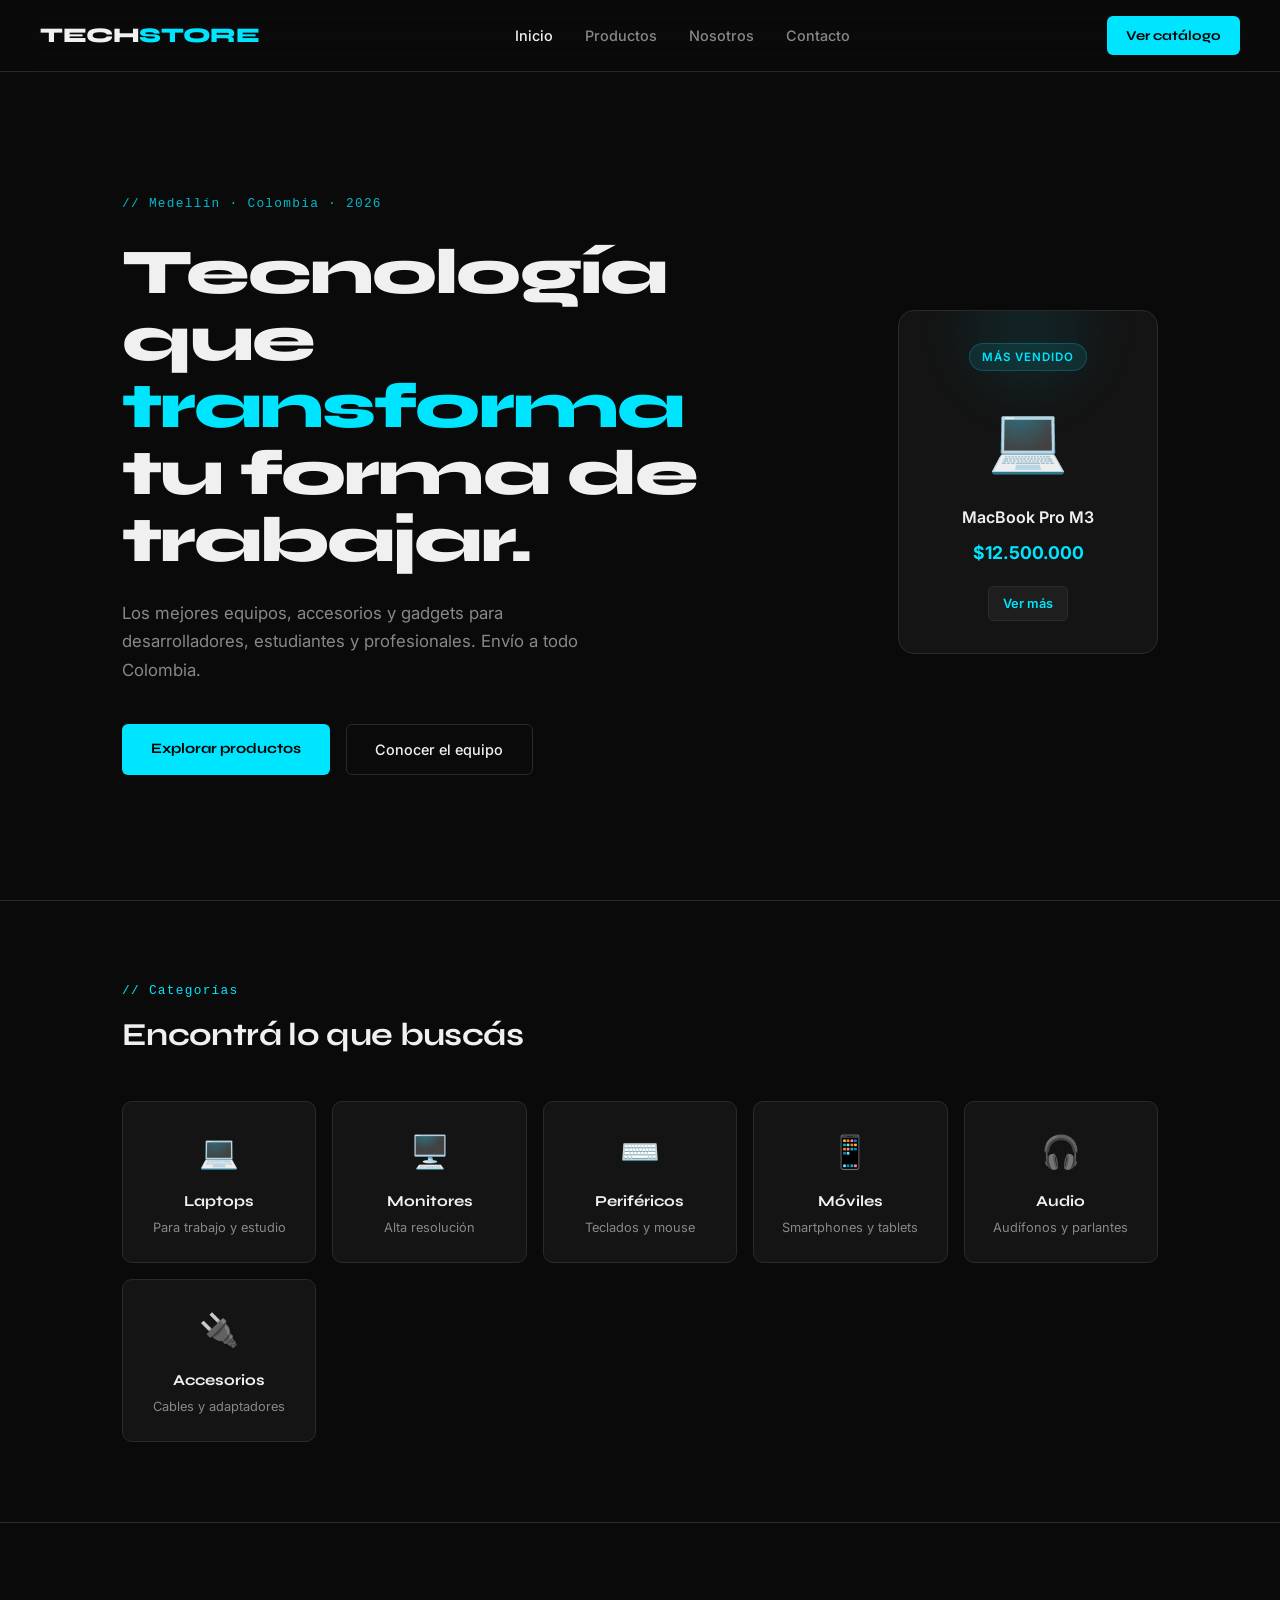
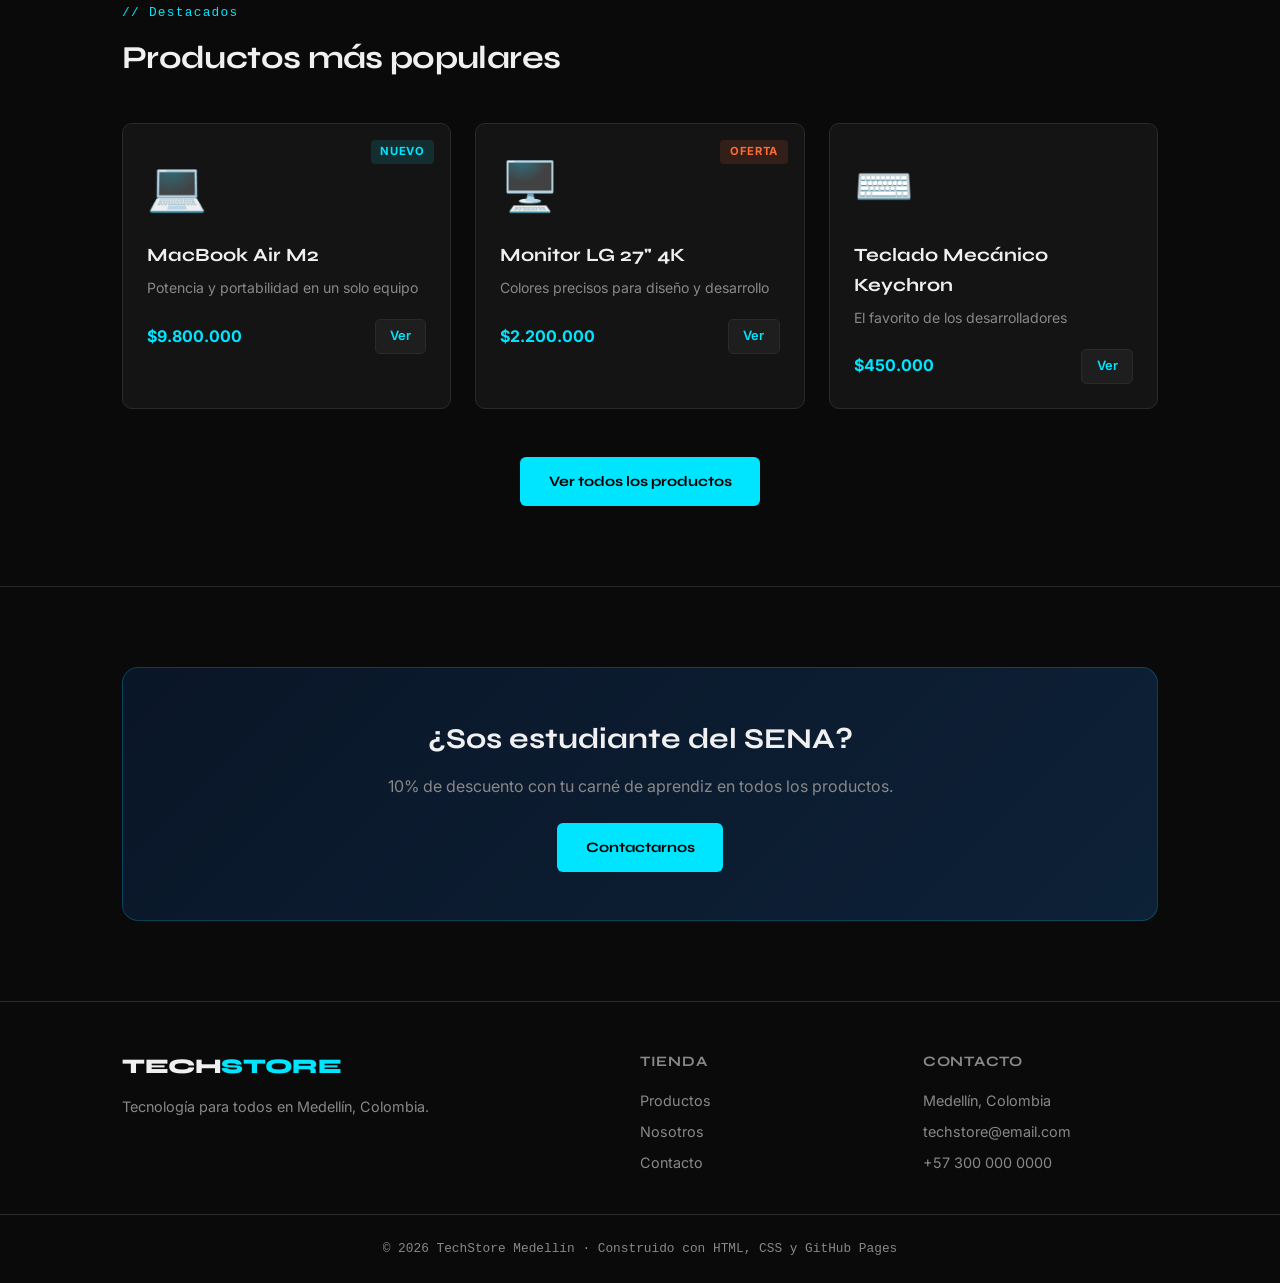
<file: index.html>
<!DOCTYPE html>
<html lang="es">
<head>
  <meta charset="UTF-8">
  <meta name="viewport" content="width=device-width, initial-scale=1.0">
  <title>TechStore Medellín — Tecnología para todos</title>
  <link rel="preconnect" href="https://fonts.googleapis.com">
  <link href="https://fonts.googleapis.com/css2?family=Syne:wght@400;600;700;800&family=Inter:wght@300;400;500&display=swap" rel="stylesheet">
  <link rel="stylesheet" href="styles.css">
</head>
<body>

  <nav class="navbar">
    <a href="index.html" class="nav-logo">TECH<span>STORE</span></a>
    <ul class="nav-links">
      <li><a href="index.html" class="active">Inicio</a></li>
      <li><a href="productos.html">Productos</a></li>
      <li><a href="nosotros.html">Nosotros</a></li>
      <li><a href="contacto.html">Contacto</a></li>
    </ul>
    <a href="productos.html" class="btn-nav">Ver catálogo</a>
  </nav>

  <!-- HERO -->
  <section class="hero">
    <div class="hero-content">
      <span class="hero-tag">// Medellín · Colombia · 2026</span>
      <h1 class="hero-title">
        Tecnología que<br>
        <span class="highlight">transforma</span><br>
        tu forma de trabajar.
      </h1>
      <p class="hero-desc">
        Los mejores equipos, accesorios y gadgets para desarrolladores,
        estudiantes y profesionales. Envío a todo Colombia.
      </p>
      <div class="hero-actions">
        <a href="productos.html" class="btn-primary">Explorar productos</a>
        <a href="nosotros.html" class="btn-ghost">Conocer el equipo</a>
      </div>
    </div>
    <div class="hero-visual">
      <div class="hero-card">
        <div class="card-glow"></div>
        <span class="card-label">Más vendido</span>
        <div class="card-img">💻</div>
        <p class="card-name">MacBook Pro M3</p>
        <p class="card-price">$12.500.000</p>
        <a href="productos.html" class="btn-small">Ver más</a>
      </div>
    </div>
  </section>

  <!-- CATEGORÍAS -->
  <section class="categories">
    <div class="container">
      <p class="section-tag">// Categorías</p>
      <h2 class="section-title">Encontrá lo que buscás</h2>
      <div class="cat-grid">
        <a href="productos.html" class="cat-card">
          <span class="cat-icon">💻</span>
          <h3>Laptops</h3>
          <p>Para trabajo y estudio</p>
        </a>
        <a href="productos.html" class="cat-card">
          <span class="cat-icon">🖥️</span>
          <h3>Monitores</h3>
          <p>Alta resolución</p>
        </a>
        <a href="productos.html" class="cat-card">
          <span class="cat-icon">⌨️</span>
          <h3>Periféricos</h3>
          <p>Teclados y mouse</p>
        </a>
        <a href="productos.html" class="cat-card">
          <span class="cat-icon">📱</span>
          <h3>Móviles</h3>
          <p>Smartphones y tablets</p>
        </a>
        <a href="productos.html" class="cat-card">
          <span class="cat-icon">🎧</span>
          <h3>Audio</h3>
          <p>Audífonos y parlantes</p>
        </a>
        <a href="productos.html" class="cat-card">
          <span class="cat-icon">🔌</span>
          <h3>Accesorios</h3>
          <p>Cables y adaptadores</p>
        </a>
      </div>
    </div>
  </section>

  <!-- DESTACADOS -->
  <section class="featured">
    <div class="container">
      <p class="section-tag">// Destacados</p>
      <h2 class="section-title">Productos más populares</h2>
      <div class="products-grid">
        <div class="product-card">
          <span class="product-badge">Nuevo</span>
          <div class="product-img">💻</div>
          <h3>MacBook Air M2</h3>
          <p class="product-desc">Potencia y portabilidad en un solo equipo</p>
          <div class="product-footer">
            <span class="product-price">$9.800.000</span>
            <a href="productos.html" class="btn-small">Ver</a>
          </div>
        </div>
        <div class="product-card">
          <span class="product-badge oferta">Oferta</span>
          <div class="product-img">🖥️</div>
          <h3>Monitor LG 27" 4K</h3>
          <p class="product-desc">Colores precisos para diseño y desarrollo</p>
          <div class="product-footer">
            <span class="product-price">$2.200.000</span>
            <a href="productos.html" class="btn-small">Ver</a>
          </div>
        </div>
        <div class="product-card">
          <div class="product-img">⌨️</div>
          <h3>Teclado Mecánico Keychron</h3>
          <p class="product-desc">El favorito de los desarrolladores</p>
          <div class="product-footer">
            <span class="product-price">$450.000</span>
            <a href="productos.html" class="btn-small">Ver</a>
          </div>
        </div>
      </div>
      <div class="section-cta">
        <a href="productos.html" class="btn-primary">Ver todos los productos</a>
      </div>
    </div>
  </section>

  <!-- BANNER -->
  <section class="banner">
    <div class="container">
      <div class="banner-content">
        <h2>¿Sos estudiante del SENA?</h2>
        <p>10% de descuento con tu carné de aprendiz en todos los productos.</p>
        <a href="contacto.html" class="btn-primary">Contactarnos</a>
      </div>
    </div>
  </section>

  <footer class="footer">
    <div class="container footer-grid">
      <div>
        <a href="index.html" class="nav-logo">TECH<span>STORE</span></a>
        <p class="footer-desc">Tecnología para todos en Medellín, Colombia.</p>
      </div>
      <div>
        <p class="footer-title">Tienda</p>
        <ul>
          <li><a href="productos.html">Productos</a></li>
          <li><a href="nosotros.html">Nosotros</a></li>
          <li><a href="contacto.html">Contacto</a></li>
        </ul>
      </div>
      <div>
        <p class="footer-title">Contacto</p>
        <ul>
          <li>Medellín, Colombia</li>
          <li>techstore@email.com</li>
          <li>+57 300 000 0000</li>
        </ul>
      </div>
    </div>
    <div class="footer-bottom">
      <p>© 2026 TechStore Medellín · Construido con HTML, CSS y GitHub Pages</p>
    </div>
  </footer>

</body>
</html>
</file>
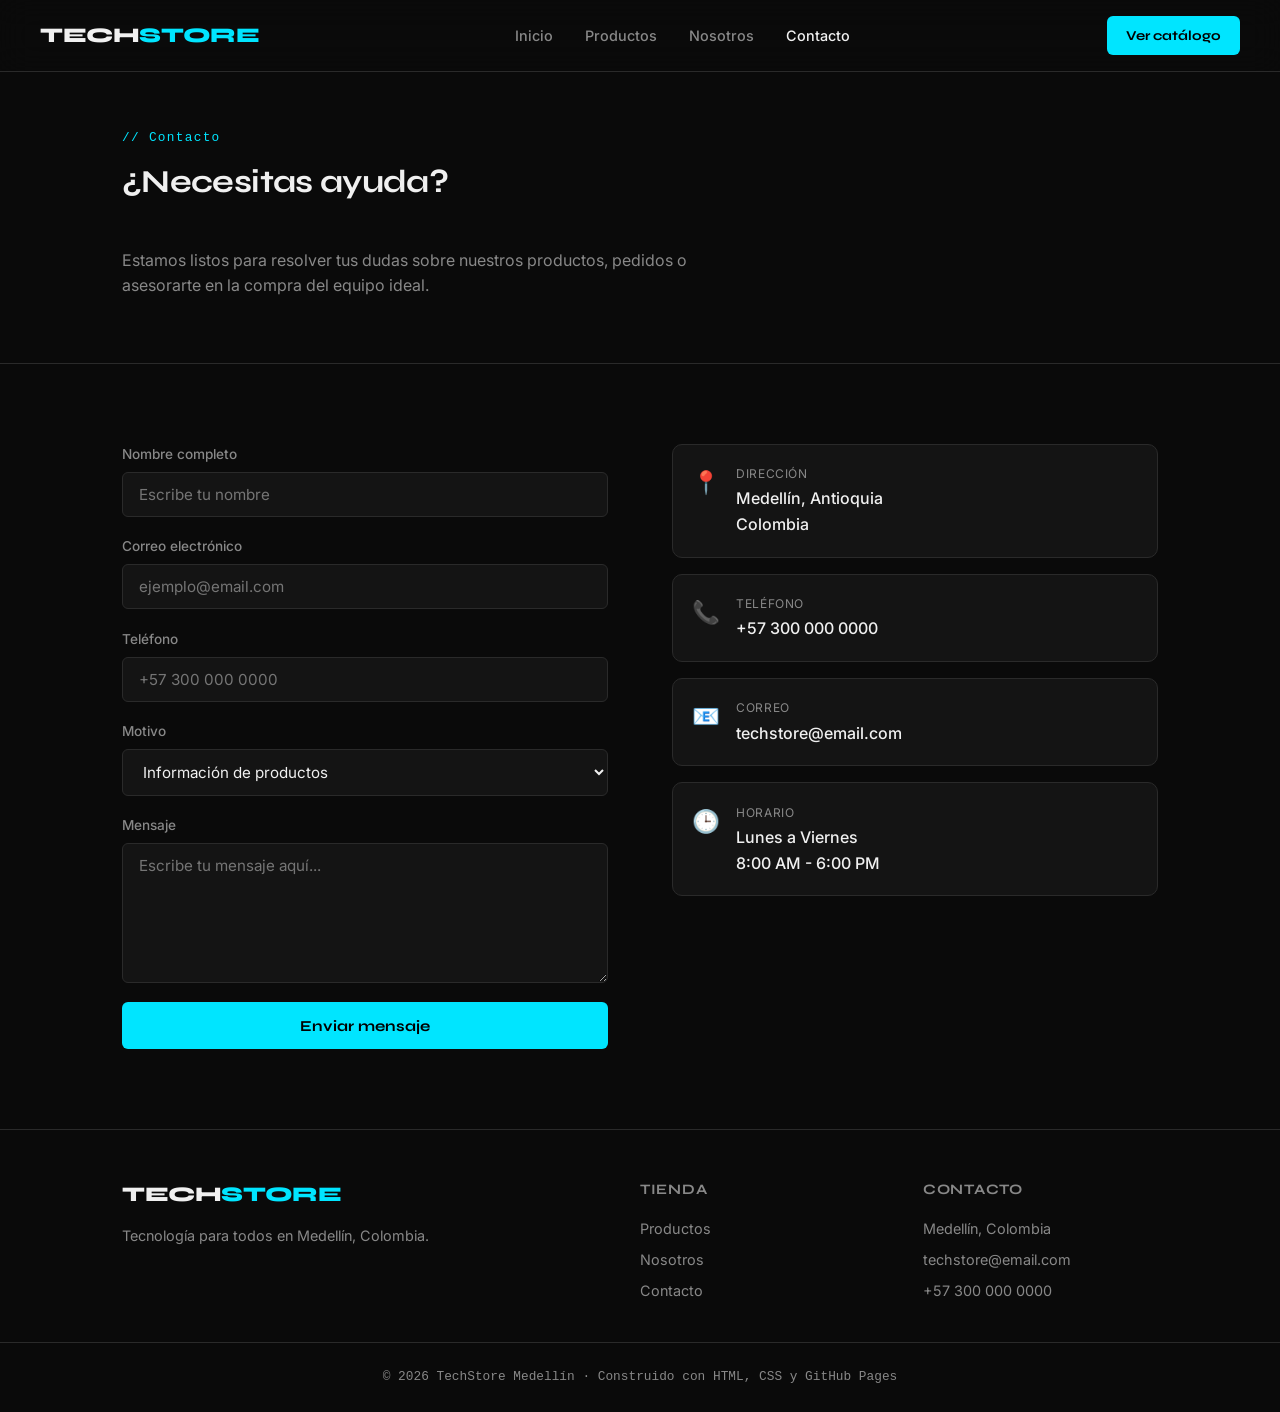
<file: contacto.html>
<!DOCTYPE html>
<html lang="es">
<head>
  <meta charset="UTF-8">
  <meta name="viewport" content="width=device-width, initial-scale=1.0">
  <title>Contacto — TechStore Medellín</title>

  <link rel="preconnect" href="https://fonts.googleapis.com">
  <link href="https://fonts.googleapis.com/css2?family=Syne:wght@400;600;700;800&family=Inter:wght@300;400;500&display=swap" rel="stylesheet">

  <link rel="stylesheet" href="styles.css">
</head>
<body>

<nav class="navbar">
    <a href="index.html" class="nav-logo">TECH<span>STORE</span></a>

    <ul class="nav-links">
        <li><a href="index.html">Inicio</a></li>
        <li><a href="productos.html">Productos</a></li>
        <li><a href="nosotros.html">Nosotros</a></li>
        <li><a href="contacto.html" class="active">Contacto</a></li>
    </ul>

    <a href="productos.html" class="btn-nav">Ver catálogo</a>
</nav>

<header class="contact-hero">
    <div class="container">
        <p class="section-tag">// Contacto</p>

        <h1 class="section-title">
            ¿Necesitas ayuda?
        </h1>

        <p style="color:var(--muted);max-width:600px;">
            Estamos listos para resolver tus dudas sobre nuestros productos,
            pedidos o asesorarte en la compra del equipo ideal.
        </p>
    </div>
</header>

<section class="contact-section">

<div class="container contact-grid">

<div>

<form class="contact-form">

<div class="form-group">
<label>Nombre completo</label>
<input type="text" placeholder="Escribe tu nombre" required>
</div>

<div class="form-group">
<label>Correo electrónico</label>
<input type="email" placeholder="ejemplo@email.com" required>
</div>

<div class="form-group">
<label>Teléfono</label>
<input type="tel" placeholder="+57 300 000 0000">
</div>

<div class="form-group">
<label>Motivo</label>

<select>

<option>Información de productos</option>

<option>Soporte técnico</option>

<option>Garantías</option>

<option>Compras</option>

<option>Otro</option>

</select>

</div>

<div class="form-group">

<label>Mensaje</label>

<textarea placeholder="Escribe tu mensaje aquí..."></textarea>

</div>

<button class="btn-submit">

Enviar mensaje

</button>

</form>

</div>

<div class="contact-info">

<div class="info-item">

<div class="info-icon">📍</div>

<div>

<p class="info-label">Dirección</p>

<p class="info-value">
Medellín, Antioquia<br>
Colombia
</p>

</div>

</div>

<div class="info-item">

<div class="info-icon">📞</div>

<div>

<p class="info-label">Teléfono</p>

<p class="info-value">
+57 300 000 0000
</p>

</div>

</div>

<div class="info-item">

<div class="info-icon">📧</div>

<div>

<p class="info-label">Correo</p>

<p class="info-value">
techstore@email.com
</p>

</div>

</div>

<div class="info-item">

<div class="info-icon">🕒</div>

<div>

<p class="info-label">Horario</p>

<p class="info-value">

Lunes a Viernes<br>

8:00 AM - 6:00 PM

</p>

</div>

</div>

</div>

</div>

</section>

<footer class="footer">

<div class="container footer-grid">

<div>

<a href="index.html" class="nav-logo">TECH<span>STORE</span></a>

<p class="footer-desc">
Tecnología para todos en Medellín, Colombia.
</p>

</div>

<div>

<p class="footer-title">Tienda</p>

<ul>

<li><a href="productos.html">Productos</a></li>

<li><a href="nosotros.html">Nosotros</a></li>

<li><a href="contacto.html">Contacto</a></li>

</ul>

</div>

<div>

<p class="footer-title">Contacto</p>

<ul>

<li>Medellín, Colombia</li>

<li>techstore@email.com</li>

<li>+57 300 000 0000</li>

</ul>

</div>

</div>

<div class="footer-bottom">

<p>

© 2026 TechStore Medellín · Construido con HTML, CSS y GitHub Pages

</p>

</div>

</footer>

</body>
</html>
</file>
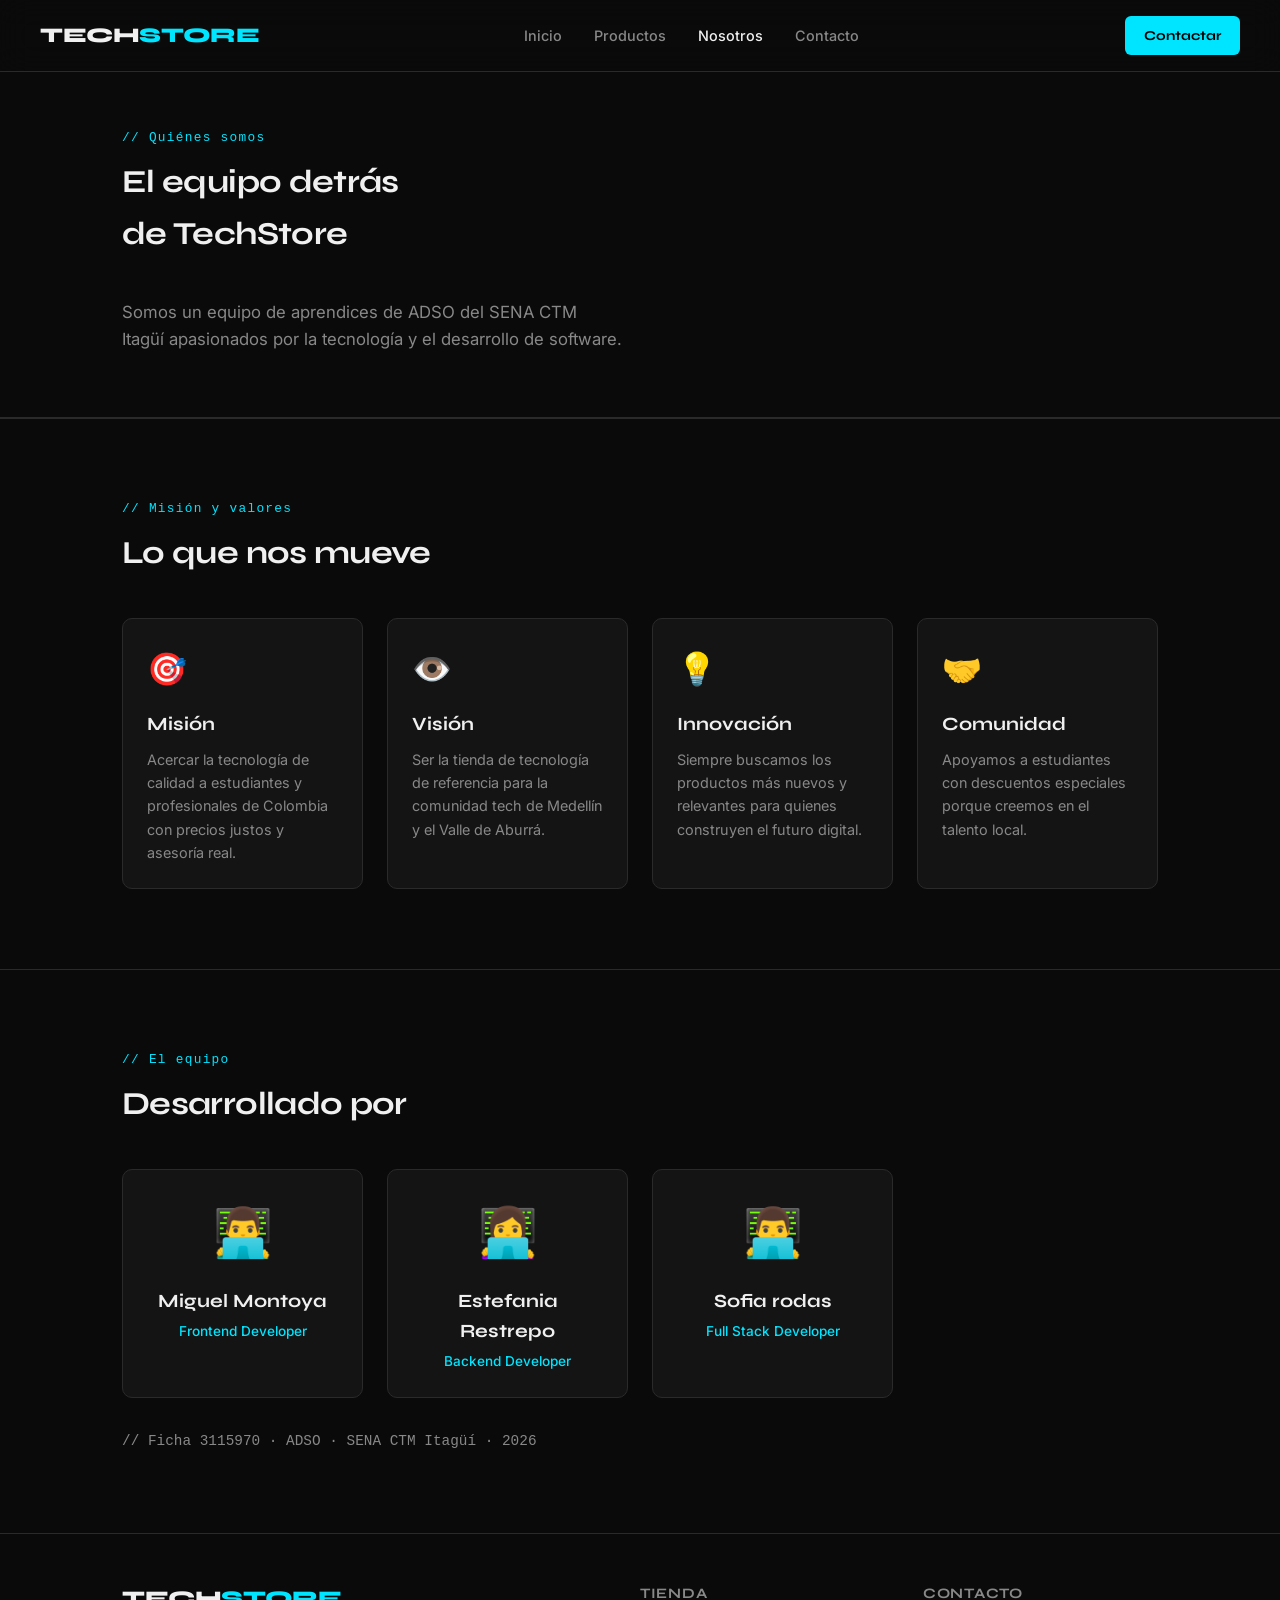
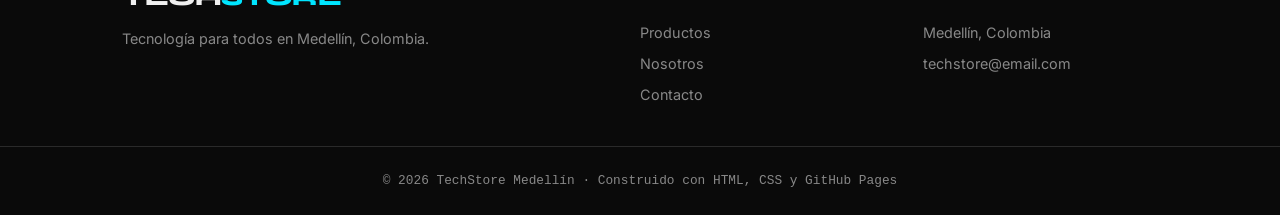
<file: nosotros.html>
<!DOCTYPE html>
<html lang="es">
<head>
  <meta charset="UTF-8">
  <meta name="viewport" content="width=device-width, initial-scale=1.0">
  <title>Nosotros — TechStore Medellín</title>
  <link rel="preconnect" href="https://fonts.googleapis.com">
  <link href="https://fonts.googleapis.com/css2?family=Syne:wght@400;600;700;800&family=Inter:wght@300;400;500&display=swap" rel="stylesheet">
  <link rel="stylesheet" href="styles.css">
</head>
<body>

  <nav class="navbar">
    <a href="index.html" class="nav-logo">TECH<span>STORE</span></a>
    <ul class="nav-links">
      <li><a href="index.html">Inicio</a></li>
      <li><a href="productos.html">Productos</a></li>
      <li><a href="nosotros.html" class="active">Nosotros</a></li>
      <li><a href="contacto.html">Contacto</a></li>
    </ul>
    <a href="contacto.html" class="btn-nav">Contactar</a>
  </nav>

  <div class="about-hero">
    <div class="container">
      <p class="section-tag">// Quiénes somos</p>
      <h1 class="section-title">El equipo detrás<br>de TechStore</h1>
      <p style="color:var(--muted);max-width:500px;font-size:1.05rem">
        Somos un equipo de aprendices de ADSO del SENA CTM Itagüí
        apasionados por la tecnología y el desarrollo de software.
      </p>
    </div>
  </div>

  <!-- MISIÓN -->
  <section class="about-section">
    <div class="container">
      <p class="section-tag">// Misión y valores</p>
      <h2 class="section-title">Lo que nos mueve</h2>
      <div class="values-grid">
        <div class="value-card">
          <div class="value-icon">🎯</div>
          <h3>Misión</h3>
          <p>Acercar la tecnología de calidad a estudiantes y profesionales de Colombia con precios justos y asesoría real.</p>
        </div>
        <div class="value-card">
          <div class="value-icon">👁️</div>
          <h3>Visión</h3>
          <p>Ser la tienda de tecnología de referencia para la comunidad tech de Medellín y el Valle de Aburrá.</p>
        </div>
        <div class="value-card">
          <div class="value-icon">💡</div>
          <h3>Innovación</h3>
          <p>Siempre buscamos los productos más nuevos y relevantes para quienes construyen el futuro digital.</p>
        </div>
        <div class="value-card">
          <div class="value-icon">🤝</div>
          <h3>Comunidad</h3>
          <p>Apoyamos a estudiantes con descuentos especiales porque creemos en el talento local.</p>
        </div>
      </div>
    </div>
  </section>

  <!-- EQUIPO -->
  <section class="about-section">
    <div class="container">
      <p class="section-tag">// El equipo</p>
      <h2 class="section-title">Desarrollado por</h2>
      <div class="team-grid">
        <!-- CAMBIAR: Agregar los integrantes reales del equipo -->
        <div class="team-card">
          <div class="team-avatar">👨‍💻</div>
          <h3>Miguel Montoya</h3>
          <p class="team-role">Frontend Developer</p>
        </div>
        <div class="team-card">
          <div class="team-avatar">👩‍💻</div>
          <h3>Estefania Restrepo</h3>
          <p class="team-role">Backend Developer</p>
        </div>
        <div class="team-card">
          <div class="team-avatar">👨‍💻</div>
          <h3>Sofia rodas</h3>
          <p class="team-role">Full Stack Developer</p>
        </div>
      </div>
      <p style="color:var(--muted);font-size:0.9rem;margin-top:2rem;font-family:monospace">
        // Ficha 3115970 · ADSO · SENA CTM Itagüí · 2026
      </p>
    </div>
  </section>

  <footer class="footer">
    <div class="container footer-grid">
      <div>
        <a href="index.html" class="nav-logo">TECH<span>STORE</span></a>
        <p class="footer-desc">Tecnología para todos en Medellín, Colombia.</p>
      </div>
      <div>
        <p class="footer-title">Tienda</p>
        <ul>
          <li><a href="productos.html">Productos</a></li>
          <li><a href="nosotros.html">Nosotros</a></li>
          <li><a href="contacto.html">Contacto</a></li>
        </ul>
      </div>
      <div>
        <p class="footer-title">Contacto</p>
        <ul>
          <li>Medellín, Colombia</li>
          <li>techstore@email.com</li>
        </ul>
      </div>
    </div>
    <div class="footer-bottom">
      <p>© 2026 TechStore Medellín · Construido con HTML, CSS y GitHub Pages</p>
    </div>
  </footer>

</body>
</html>
</file>
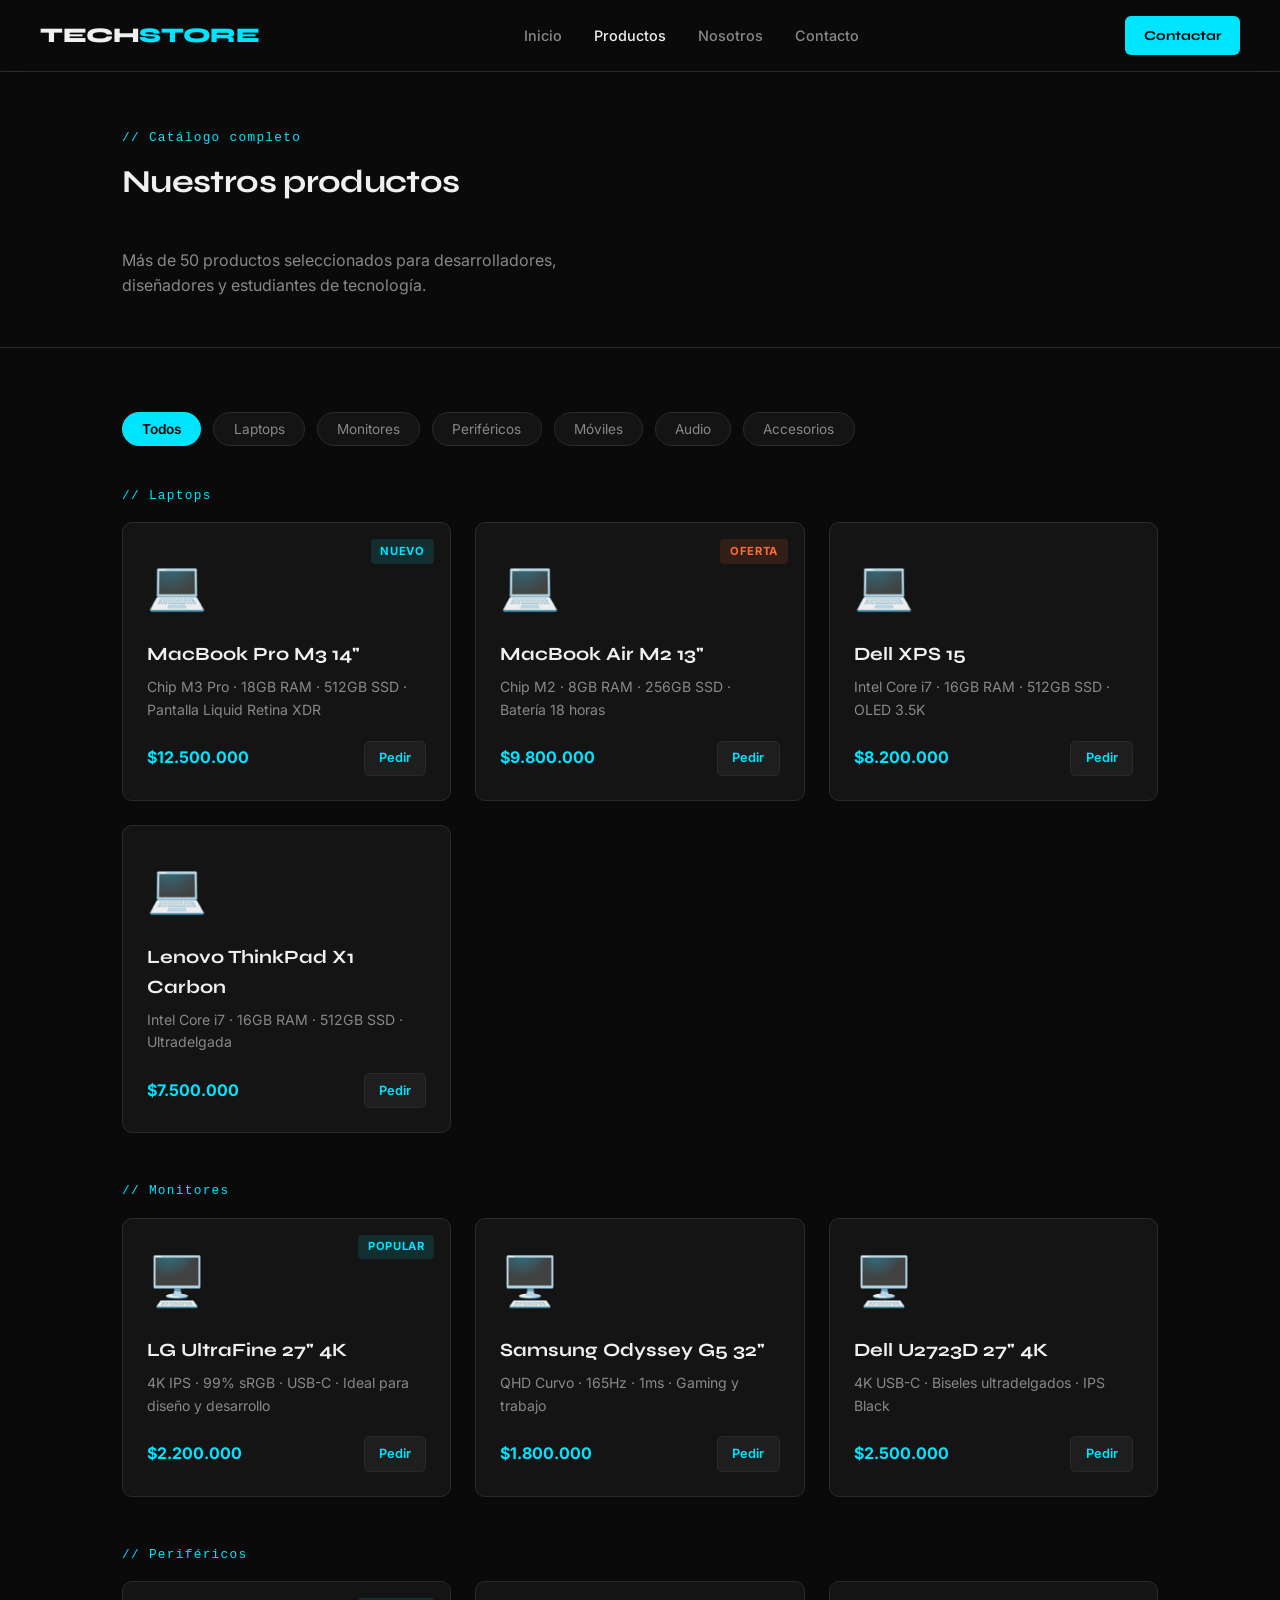
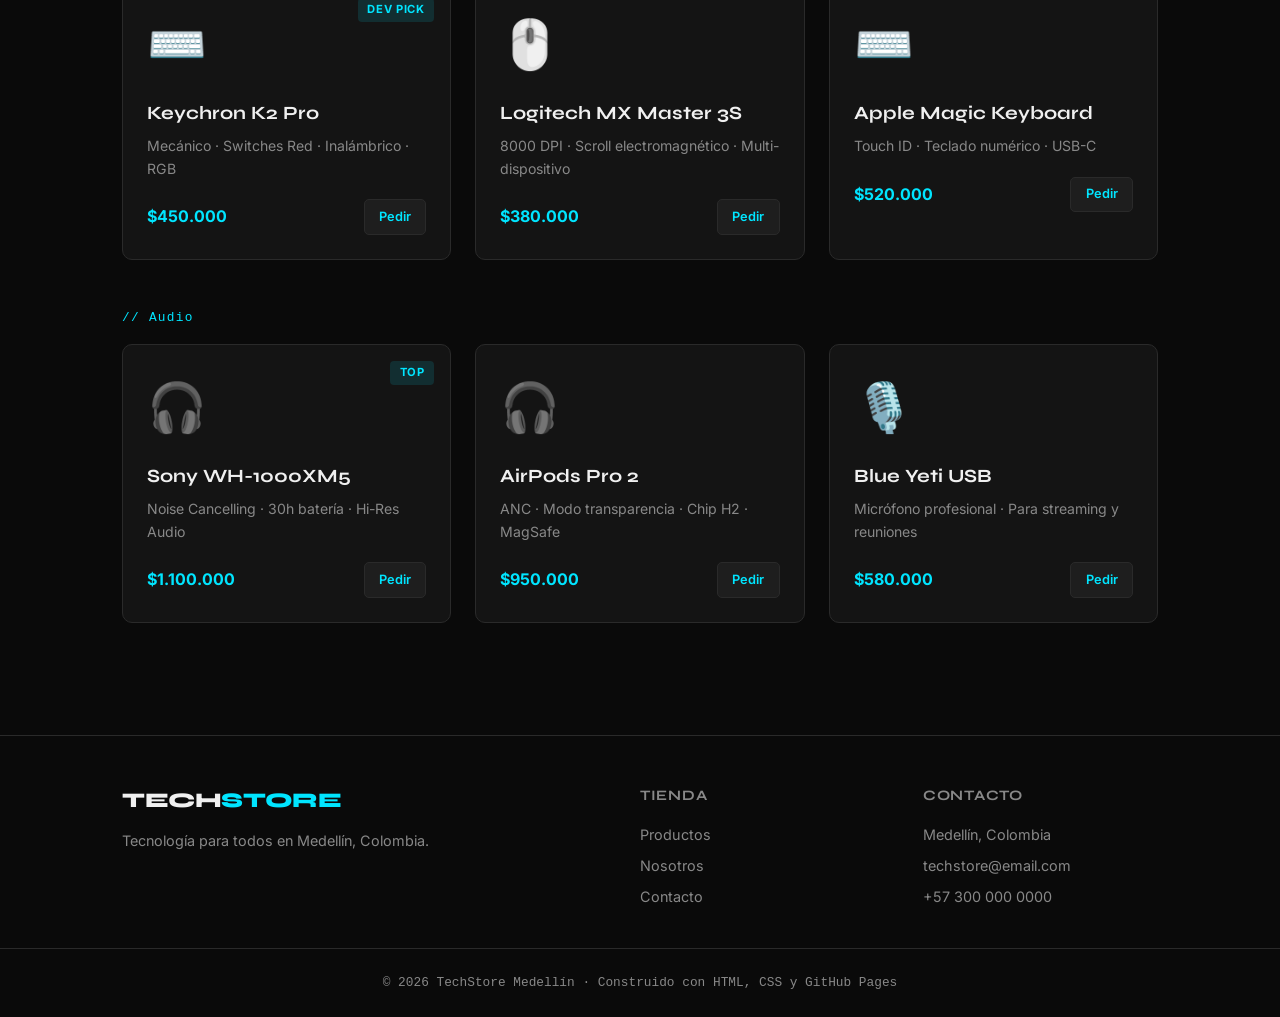
<file: productos.html>
<!DOCTYPE html>
<html lang="es">
<head>
  <meta charset="UTF-8">
  <meta name="viewport" content="width=device-width, initial-scale=1.0">
  <title>Productos — TechStore Medellín</title>
  <link rel="preconnect" href="https://fonts.googleapis.com">
  <link href="https://fonts.googleapis.com/css2?family=Syne:wght@400;600;700;800&family=Inter:wght@300;400;500&display=swap" rel="stylesheet">
  <link rel="stylesheet" href="styles.css">
</head>
<body>

  <nav class="navbar">
    <a href="index.html" class="nav-logo">TECH<span>STORE</span></a>
    <ul class="nav-links">
      <li><a href="index.html">Inicio</a></li>
      <li><a href="productos.html" class="active">Productos</a></li>
      <li><a href="nosotros.html">Nosotros</a></li>
      <li><a href="contacto.html">Contacto</a></li>
    </ul>
    <a href="contacto.html" class="btn-nav">Contactar</a>
  </nav>

  <div class="page-hero">
    <div class="container">
      <p class="section-tag">// Catálogo completo</p>
      <h1 class="section-title">Nuestros productos</h1>
      <p style="color:var(--muted);max-width:500px">
        Más de 50 productos seleccionados para desarrolladores, diseñadores y estudiantes de tecnología.
      </p>
    </div>
  </div>

  <section class="catalog-section">
    <div class="container">

      <!-- FILTROS -->
      <div class="filter-bar">
        <button class="filter-btn active">Todos</button>
        <button class="filter-btn">Laptops</button>
        <button class="filter-btn">Monitores</button>
        <button class="filter-btn">Periféricos</button>
        <button class="filter-btn">Móviles</button>
        <button class="filter-btn">Audio</button>
        <button class="filter-btn">Accesorios</button>
      </div>

      <!-- LAPTOPS -->
      <p class="section-tag" style="margin-bottom:1rem">// Laptops</p>
      <div class="products-grid" style="margin-bottom:3rem">
        <div class="product-card">
          <span class="product-badge">Nuevo</span>
          <div class="product-img">💻</div>
          <h3>MacBook Pro M3 14"</h3>
          <p class="product-desc">Chip M3 Pro · 18GB RAM · 512GB SSD · Pantalla Liquid Retina XDR</p>
          <div class="product-footer">
            <span class="product-price">$12.500.000</span>
            <a href="contacto.html" class="btn-small">Pedir</a>
          </div>
        </div>
        <div class="product-card">
          <span class="product-badge oferta">Oferta</span>
          <div class="product-img">💻</div>
          <h3>MacBook Air M2 13"</h3>
          <p class="product-desc">Chip M2 · 8GB RAM · 256GB SSD · Batería 18 horas</p>
          <div class="product-footer">
            <span class="product-price">$9.800.000</span>
            <a href="contacto.html" class="btn-small">Pedir</a>
          </div>
        </div>
        <div class="product-card">
          <div class="product-img">💻</div>
          <h3>Dell XPS 15</h3>
          <p class="product-desc">Intel Core i7 · 16GB RAM · 512GB SSD · OLED 3.5K</p>
          <div class="product-footer">
            <span class="product-price">$8.200.000</span>
            <a href="contacto.html" class="btn-small">Pedir</a>
          </div>
        </div>
        <div class="product-card">
          <div class="product-img">💻</div>
          <h3>Lenovo ThinkPad X1 Carbon</h3>
          <p class="product-desc">Intel Core i7 · 16GB RAM · 512GB SSD · Ultradelgada</p>
          <div class="product-footer">
            <span class="product-price">$7.500.000</span>
            <a href="contacto.html" class="btn-small">Pedir</a>
          </div>
        </div>
      </div>

      <!-- MONITORES -->
      <p class="section-tag" style="margin-bottom:1rem">// Monitores</p>
      <div class="products-grid" style="margin-bottom:3rem">
        <div class="product-card">
          <span class="product-badge">Popular</span>
          <div class="product-img">🖥️</div>
          <h3>LG UltraFine 27" 4K</h3>
          <p class="product-desc">4K IPS · 99% sRGB · USB-C · Ideal para diseño y desarrollo</p>
          <div class="product-footer">
            <span class="product-price">$2.200.000</span>
            <a href="contacto.html" class="btn-small">Pedir</a>
          </div>
        </div>
        <div class="product-card">
          <div class="product-img">🖥️</div>
          <h3>Samsung Odyssey G5 32"</h3>
          <p class="product-desc">QHD Curvo · 165Hz · 1ms · Gaming y trabajo</p>
          <div class="product-footer">
            <span class="product-price">$1.800.000</span>
            <a href="contacto.html" class="btn-small">Pedir</a>
          </div>
        </div>
        <div class="product-card">
          <div class="product-img">🖥️</div>
          <h3>Dell U2723D 27" 4K</h3>
          <p class="product-desc">4K USB-C · Biseles ultradelgados · IPS Black</p>
          <div class="product-footer">
            <span class="product-price">$2.500.000</span>
            <a href="contacto.html" class="btn-small">Pedir</a>
          </div>
        </div>
      </div>

      <!-- PERIFÉRICOS -->
      <p class="section-tag" style="margin-bottom:1rem">// Periféricos</p>
      <div class="products-grid" style="margin-bottom:3rem">
        <div class="product-card">
          <span class="product-badge">Dev pick</span>
          <div class="product-img">⌨️</div>
          <h3>Keychron K2 Pro</h3>
          <p class="product-desc">Mecánico · Switches Red · Inalámbrico · RGB</p>
          <div class="product-footer">
            <span class="product-price">$450.000</span>
            <a href="contacto.html" class="btn-small">Pedir</a>
          </div>
        </div>
        <div class="product-card">
          <div class="product-img">🖱️</div>
          <h3>Logitech MX Master 3S</h3>
          <p class="product-desc">8000 DPI · Scroll electromagnético · Multi-dispositivo</p>
          <div class="product-footer">
            <span class="product-price">$380.000</span>
            <a href="contacto.html" class="btn-small">Pedir</a>
          </div>
        </div>
        <div class="product-card">
          <div class="product-img">⌨️</div>
          <h3>Apple Magic Keyboard</h3>
          <p class="product-desc">Touch ID · Teclado numérico · USB-C</p>
          <div class="product-footer">
            <span class="product-price">$520.000</span>
            <a href="contacto.html" class="btn-small">Pedir</a>
          </div>
        </div>
      </div>

      <!-- AUDIO -->
      <p class="section-tag" style="margin-bottom:1rem">// Audio</p>
      <div class="products-grid">
        <div class="product-card">
          <span class="product-badge">Top</span>
          <div class="product-img">🎧</div>
          <h3>Sony WH-1000XM5</h3>
          <p class="product-desc">Noise Cancelling · 30h batería · Hi-Res Audio</p>
          <div class="product-footer">
            <span class="product-price">$1.100.000</span>
            <a href="contacto.html" class="btn-small">Pedir</a>
          </div>
        </div>
        <div class="product-card">
          <div class="product-img">🎧</div>
          <h3>AirPods Pro 2</h3>
          <p class="product-desc">ANC · Modo transparencia · Chip H2 · MagSafe</p>
          <div class="product-footer">
            <span class="product-price">$950.000</span>
            <a href="contacto.html" class="btn-small">Pedir</a>
          </div>
        </div>
        <div class="product-card">
          <div class="product-img">🎙️</div>
          <h3>Blue Yeti USB</h3>
          <p class="product-desc">Micrófono profesional · Para streaming y reuniones</p>
          <div class="product-footer">
            <span class="product-price">$580.000</span>
            <a href="contacto.html" class="btn-small">Pedir</a>
          </div>
        </div>
      </div>

    </div>
  </section>

  <footer class="footer">
    <div class="container footer-grid">
      <div>
        <a href="index.html" class="nav-logo">TECH<span>STORE</span></a>
        <p class="footer-desc">Tecnología para todos en Medellín, Colombia.</p>
      </div>
      <div>
        <p class="footer-title">Tienda</p>
        <ul>
          <li><a href="productos.html">Productos</a></li>
          <li><a href="nosotros.html">Nosotros</a></li>
          <li><a href="contacto.html">Contacto</a></li>
        </ul>
      </div>
      <div>
        <p class="footer-title">Contacto</p>
        <ul>
          <li>Medellín, Colombia</li>
          <li>techstore@email.com</li>
          <li>+57 300 000 0000</li>
        </ul>
      </div>
    </div>
    <div class="footer-bottom">
      <p>© 2026 TechStore Medellín · Construido con HTML, CSS y GitHub Pages</p>
    </div>
  </footer>

  <script>
    // Filtros interactivos
    const btns = document.querySelectorAll('.filter-btn');
    btns.forEach(btn => {
      btn.addEventListener('click', () => {
        btns.forEach(b => b.classList.remove('active'));
        btn.classList.add('active');
      });
    });
  </script>

</body>
</html>
</file>
<file: styles.css>
/* ── VARIABLES ── */
:root {
  --bg:       #0A0A0A;
  --surface:  #141414;
  --surface2: #1E1E1E;
  --border:   #2A2A2A;
  --text:     #F0F0F0;
  --muted:    #888;
  --accent:   #00E5FF;
  --accent2:  #FF6B35;
  --green:    #00C896;
  --font-display: 'Syne', sans-serif;
  --font-body:    'Inter', sans-serif;
  --radius: 10px;
  --shadow: 0 4px 24px rgba(0,0,0,0.4);
}

* { box-sizing: border-box; margin: 0; padding: 0; }
html { scroll-behavior: smooth; }

body {
  background: var(--bg);
  color: var(--text);
  font-family: var(--font-body);
  font-size: 16px;
  line-height: 1.6;
}

a { text-decoration: none; color: inherit; }
ul { list-style: none; }

.container {
  max-width: 1100px;
  margin: 0 auto;
  padding: 0 2rem;
}

/* ── NAVBAR ── */
.navbar {
  position: fixed; top: 0; left: 0; right: 0; z-index: 100;
  display: flex; align-items: center; justify-content: space-between;
  padding: 1rem 2.5rem;
  background: rgba(10,10,10,0.9);
  backdrop-filter: blur(16px);
  border-bottom: 1px solid var(--border);
}

.nav-logo {
  font-family: var(--font-display);
  font-size: 1.3rem;
  font-weight: 800;
  letter-spacing: -0.02em;
  color: var(--text);
}
.nav-logo span { color: var(--accent); }

.nav-links {
  display: flex; gap: 2rem;
}
.nav-links a {
  font-size: 0.9rem;
  color: var(--muted);
  transition: color 0.2s;
  font-weight: 500;
}
.nav-links a:hover,
.nav-links a.active { color: var(--text); }

.btn-nav {
  background: var(--accent);
  color: #000;
  font-size: 0.85rem;
  font-weight: 700;
  font-family: var(--font-display);
  padding: 0.55rem 1.2rem;
  border-radius: 6px;
  transition: opacity 0.2s;
}
.btn-nav:hover { opacity: 0.85; }

/* ── BOTONES ── */
.btn-primary {
  display: inline-block;
  background: var(--accent);
  color: #000;
  font-weight: 700;
  font-family: var(--font-display);
  font-size: 0.9rem;
  padding: 0.8rem 1.8rem;
  border-radius: 6px;
  transition: opacity 0.2s, transform 0.2s;
}
.btn-primary:hover { opacity: 0.85; transform: translateY(-2px); }

.btn-ghost {
  display: inline-block;
  background: transparent;
  color: var(--text);
  font-weight: 500;
  font-size: 0.9rem;
  padding: 0.8rem 1.8rem;
  border-radius: 6px;
  border: 1px solid var(--border);
  transition: border-color 0.2s, transform 0.2s;
}
.btn-ghost:hover { border-color: var(--text); transform: translateY(-2px); }

.btn-small {
  display: inline-block;
  background: var(--surface2);
  color: var(--accent);
  font-size: 0.8rem;
  font-weight: 600;
  padding: 0.4rem 0.9rem;
  border-radius: 5px;
  border: 1px solid var(--border);
  transition: background 0.2s;
}
.btn-small:hover { background: var(--border); }

/* ── HERO ── */
.hero {
  min-height: 100vh;
  display: flex;
  align-items: center;
  justify-content: space-between;
  gap: 4rem;
  max-width: 1100px;
  margin: 0 auto;
  padding: 8rem 2rem 4rem;
}

.hero-content { flex: 1; }

.hero-tag {
  display: inline-block;
  font-family: monospace;
  font-size: 0.8rem;
  color: var(--accent);
  letter-spacing: 0.1em;
  margin-bottom: 1.5rem;
  opacity: 0.8;
}

.hero-title {
  font-family: var(--font-display);
  font-size: clamp(2.5rem, 5vw, 4rem);
  font-weight: 800;
  line-height: 1.05;
  letter-spacing: -0.03em;
  margin-bottom: 1.5rem;
}

.highlight { color: var(--accent); }

.hero-desc {
  font-size: 1.05rem;
  color: var(--muted);
  max-width: 480px;
  margin-bottom: 2.5rem;
  line-height: 1.7;
}

.hero-actions { display: flex; gap: 1rem; flex-wrap: wrap; }

.hero-visual { flex-shrink: 0; }

.hero-card {
  position: relative;
  background: var(--surface);
  border: 1px solid var(--border);
  border-radius: 16px;
  padding: 2rem;
  width: 260px;
  text-align: center;
  overflow: hidden;
}

.card-glow {
  position: absolute;
  top: -40px; left: 50%;
  transform: translateX(-50%);
  width: 120px; height: 120px;
  background: var(--accent);
  border-radius: 50%;
  opacity: 0.08;
  filter: blur(30px);
}

.card-label {
  display: inline-block;
  background: rgba(0,229,255,0.1);
  color: var(--accent);
  font-size: 0.72rem;
  font-weight: 600;
  padding: 0.25rem 0.75rem;
  border-radius: 20px;
  border: 1px solid rgba(0,229,255,0.2);
  margin-bottom: 1rem;
  text-transform: uppercase;
  letter-spacing: 0.08em;
}

.card-img { font-size: 4rem; margin-bottom: 1rem; }
.card-name { font-weight: 600; margin-bottom: 0.5rem; }
.card-price { color: var(--accent); font-weight: 700; font-size: 1.1rem; margin-bottom: 1.2rem; }

/* ── SECCIONES ── */
.section-tag {
  font-family: monospace;
  font-size: 0.8rem;
  color: var(--accent);
  letter-spacing: 0.1em;
  margin-bottom: 0.5rem;
}

.section-title {
  font-family: var(--font-display);
  font-size: 2rem;
  font-weight: 700;
  letter-spacing: -0.02em;
  margin-bottom: 2.5rem;
}

/* ── CATEGORÍAS ── */
.categories {
  padding: 5rem 0;
  border-top: 1px solid var(--border);
}

.cat-grid {
  display: grid;
  grid-template-columns: repeat(auto-fill, minmax(160px, 1fr));
  gap: 1rem;
}

.cat-card {
  background: var(--surface);
  border: 1px solid var(--border);
  border-radius: var(--radius);
  padding: 1.5rem 1rem;
  text-align: center;
  transition: border-color 0.2s, transform 0.2s;
}
.cat-card:hover { border-color: var(--accent); transform: translateY(-3px); }
.cat-icon { font-size: 2rem; display: block; margin-bottom: 0.75rem; }
.cat-card h3 { font-family: var(--font-display); font-size: 0.95rem; font-weight: 700; margin-bottom: 0.3rem; }
.cat-card p { font-size: 0.8rem; color: var(--muted); }

/* ── DESTACADOS ── */
.featured {
  padding: 5rem 0;
  border-top: 1px solid var(--border);
}

.products-grid {
  display: grid;
  grid-template-columns: repeat(auto-fill, minmax(280px, 1fr));
  gap: 1.5rem;
  margin-bottom: 3rem;
}

.product-card {
  position: relative;
  background: var(--surface);
  border: 1px solid var(--border);
  border-radius: var(--radius);
  padding: 1.5rem;
  transition: border-color 0.2s, transform 0.2s;
}
.product-card:hover { border-color: var(--accent2); transform: translateY(-3px); }

.product-badge {
  position: absolute; top: 1rem; right: 1rem;
  background: rgba(0,229,255,0.12);
  color: var(--accent);
  font-size: 0.7rem;
  font-weight: 700;
  padding: 0.2rem 0.6rem;
  border-radius: 4px;
  text-transform: uppercase;
  letter-spacing: 0.06em;
}
.product-badge.oferta { background: rgba(255,107,53,0.12); color: var(--accent2); }

.product-img { font-size: 3rem; margin-bottom: 1rem; }
.product-card h3 { font-family: var(--font-display); font-weight: 700; margin-bottom: 0.4rem; }
.product-desc { font-size: 0.88rem; color: var(--muted); margin-bottom: 1.2rem; }
.product-footer { display: flex; justify-content: space-between; align-items: center; }
.product-price { font-weight: 700; color: var(--accent); font-size: 1rem; }

.section-cta { text-align: center; }

/* ── BANNER ── */
.banner {
  padding: 5rem 0;
  border-top: 1px solid var(--border);
}

.banner-content {
  background: linear-gradient(135deg, #0A1628, #0D2137);
  border: 1px solid rgba(0,229,255,0.2);
  border-radius: 16px;
  padding: 3rem;
  text-align: center;
}
.banner-content h2 {
  font-family: var(--font-display);
  font-size: 1.8rem;
  font-weight: 700;
  margin-bottom: 0.75rem;
}
.banner-content p { color: var(--muted); margin-bottom: 1.5rem; }

/* ── FOOTER ── */
.footer {
  border-top: 1px solid var(--border);
  padding: 3rem 0 1.5rem;
}

.footer-grid {
  display: grid;
  grid-template-columns: 2fr 1fr 1fr;
  gap: 3rem;
  margin-bottom: 2rem;
}

.footer-desc { color: var(--muted); font-size: 0.9rem; margin-top: 0.75rem; }
.footer-title { font-family: var(--font-display); font-weight: 700; margin-bottom: 1rem; font-size: 0.9rem; text-transform: uppercase; letter-spacing: 0.05em; color: var(--muted); }
.footer ul li { margin-bottom: 0.5rem; font-size: 0.9rem; color: var(--muted); }
.footer ul a:hover { color: var(--text); }

.footer-bottom {
  border-top: 1px solid var(--border);
  padding-top: 1.5rem;
  text-align: center;
  font-size: 0.8rem;
  color: var(--muted);
  font-family: monospace;
}

/* ── PÁGINA PRODUCTOS ── */
.page-hero {
  padding: 8rem 0 3rem;
  border-bottom: 1px solid var(--border);
}

.filter-bar {
  display: flex;
  gap: 0.75rem;
  flex-wrap: wrap;
  margin-bottom: 2.5rem;
}

.filter-btn {
  background: var(--surface);
  border: 1px solid var(--border);
  color: var(--muted);
  font-size: 0.85rem;
  padding: 0.5rem 1.2rem;
  border-radius: 20px;
  cursor: pointer;
  transition: all 0.2s;
  font-family: var(--font-body);
}
.filter-btn:hover,
.filter-btn.active { background: var(--accent); color: #000; border-color: var(--accent); font-weight: 600; }

.catalog-section { padding: 4rem 0; }

/* ── PÁGINA NOSOTROS ── */
.about-hero { padding: 8rem 0 4rem; border-bottom: 1px solid var(--border); }
.about-section { padding: 5rem 0; border-top: 1px solid var(--border); }
.values-grid { display: grid; grid-template-columns: repeat(auto-fill, minmax(240px, 1fr)); gap: 1.5rem; }
.value-card { background: var(--surface); border: 1px solid var(--border); border-radius: var(--radius); padding: 1.5rem; }
.value-icon { font-size: 2rem; margin-bottom: 1rem; }
.value-card h3 { font-family: var(--font-display); font-weight: 700; margin-bottom: 0.5rem; }
.value-card p { font-size: 0.9rem; color: var(--muted); }
.team-grid { display: grid; grid-template-columns: repeat(auto-fill, minmax(200px, 1fr)); gap: 1.5rem; }
.team-card { background: var(--surface); border: 1px solid var(--border); border-radius: var(--radius); padding: 1.5rem; text-align: center; }
.team-avatar { font-size: 3rem; margin-bottom: 1rem; }
.team-card h3 { font-family: var(--font-display); font-weight: 700; margin-bottom: 0.25rem; }
.team-role { font-size: 0.85rem; color: var(--accent); font-weight: 500; }

/* ── PÁGINA CONTACTO ── */
.contact-hero { padding: 8rem 0 4rem; border-bottom: 1px solid var(--border); }
.contact-section { padding: 5rem 0; }
.contact-grid { display: grid; grid-template-columns: 1fr 1fr; gap: 4rem; align-items: start; }
.contact-form { display: flex; flex-direction: column; gap: 1.2rem; }
.form-group { display: flex; flex-direction: column; gap: 0.4rem; }
.form-group label { font-size: 0.85rem; color: var(--muted); font-weight: 500; }
.form-group input,
.form-group textarea,
.form-group select {
  background: var(--surface);
  border: 1px solid var(--border);
  border-radius: 6px;
  padding: 0.75rem 1rem;
  color: var(--text);
  font-family: var(--font-body);
  font-size: 0.95rem;
  transition: border-color 0.2s;
  outline: none;
}
.form-group input:focus,
.form-group textarea:focus,
.form-group select:focus { border-color: var(--accent); }
.form-group textarea { resize: vertical; min-height: 140px; }
.form-group select option { background: var(--surface); }
.btn-submit {
  background: var(--accent);
  color: #000;
  font-weight: 700;
  font-family: var(--font-display);
  font-size: 0.95rem;
  padding: 0.9rem;
  border-radius: 6px;
  border: none;
  cursor: pointer;
  transition: opacity 0.2s;
}
.btn-submit:hover { opacity: 0.85; }
.contact-info { display: flex; flex-direction: column; gap: 1rem; }
.info-item { display: flex; gap: 1rem; align-items: flex-start; padding: 1.2rem; background: var(--surface); border: 1px solid var(--border); border-radius: var(--radius); }
.info-icon { font-size: 1.4rem; flex-shrink: 0; }
.info-label { font-size: 0.75rem; color: var(--muted); margin-bottom: 0.2rem; text-transform: uppercase; letter-spacing: 0.05em; }
.info-value { font-weight: 500; }

/* ── RESPONSIVE ── */
@media (max-width: 768px) {
  .hero { flex-direction: column; padding-top: 6rem; }
  .hero-visual { display: none; }
  .footer-grid { grid-template-columns: 1fr; gap: 2rem; }
  .contact-grid { grid-template-columns: 1fr; }
  .nav-links { display: none; }
}
</file>
